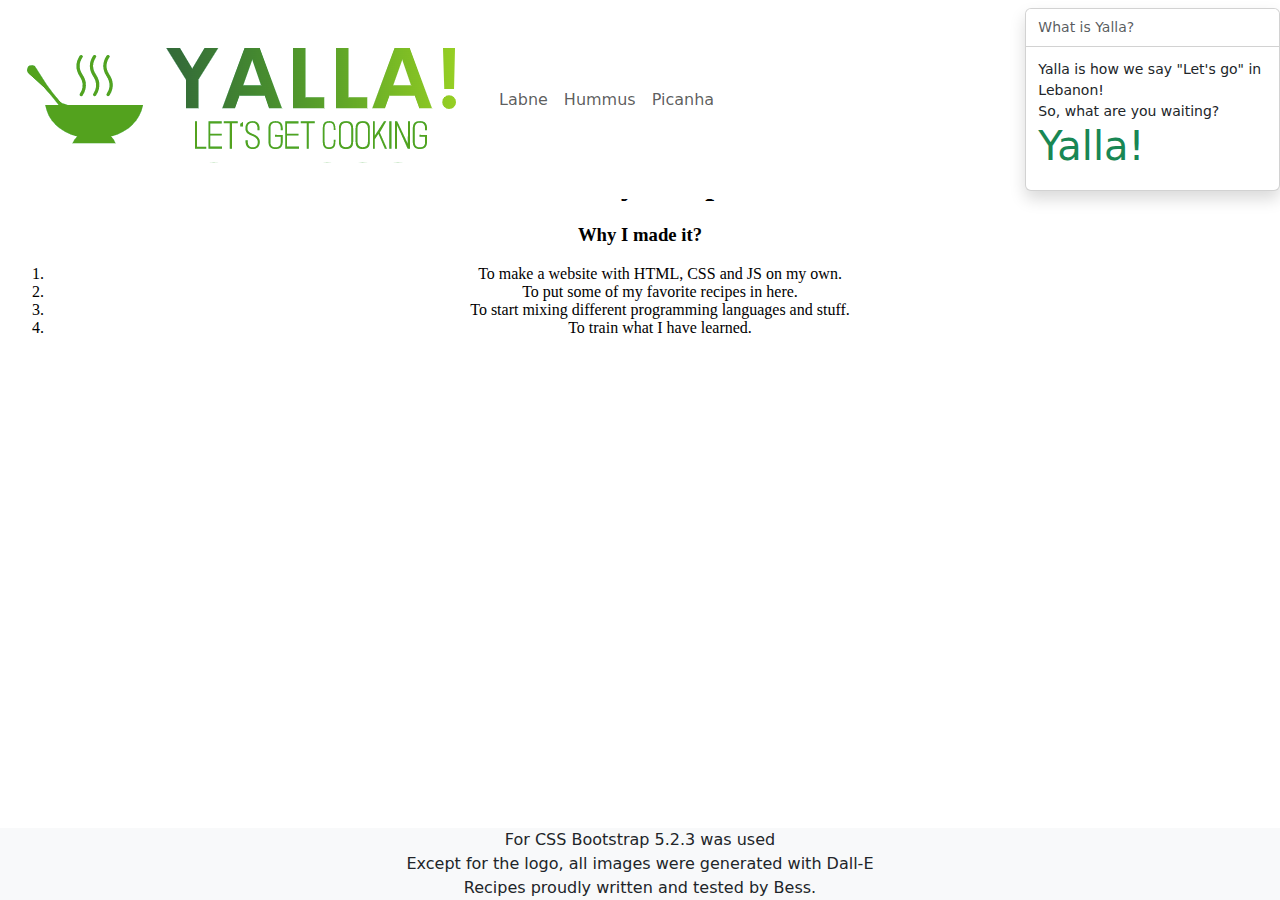
<file: index.html>
<!DOCTYPE HTML>
<html>
<head>
<!--Add the title to the page-->
    <title>Bess Recipes</title>
<!-- Bootstrap CSS -->
<link href="https://cdn.jsdelivr.net/npm/bootstrap@5.2.3/dist/css/bootstrap.min.css" rel="stylesheet">
</head>
<header>
</header>

<!-- This is where our HTML body starts -->
<body>
    <!--Add the menu with links-->
<nav class="navbar navbar-white bg-white navbar-expand-sm fixed-top">
    <div class="container-fluid">
    <a href="index.html"><img class="navbar-brand" src="assets/logo1.png" alt="yalla" text-align="left"></a>
        <button class="navbar-toggler" type="button" data-bs-toggle="collapse" data-bs-target="#collapsibleNavbar">
            <span class="navbar-toggler-icon"></span>
          </button>
          <div class="collapse navbar-collapse" id="collapsibleNavbar" text-align="right">
            <ul class="navbar-nav">
              <li class="nav-item">
                <a class="nav-link" href="Laban.html" target="eroom">Labne</a>
              </li>
              <li class="nav-item">
                <a class="nav-link" href="Hummus.html" target="eroom">Hummus</a>
              </li>
              <li class="nav-item">
                <a class="nav-link" href="Picanha.html" target="eroom">Picanha</a>
              </li>
            </ul>
          </div>
    </div>
    <!-- Lets also add a nice toast explaining what Yalla is-->
    <div class="toast show" style="width:auto"> 
        <div class="toast-header">
          What is Yalla?
        </div>
        <div class="toast-body">
          Yalla is how we say "Let's go" in Lebanon!<br>So, what are you waiting?<br><h1 class="text-success">Yalla!</h1>
        </div>
      </div>
</nav>
<br></br>
<br></br>
<br></br>
<!--Add the the iframe-->
    <div style="position:relative;padding-bottom:56.25%;">
        <iframe style="width:100%;height:100%;position:absolute;left:0px;top:0px;" name="eroom" src="Home.html">
        </iframe>
    </div>
</body>

<!--Add the footer information-->
<footer>
    <nav class="bg-light fixed-bottom text-center">For CSS Bootstrap 5.2.3 was used <br> Except for the logo, all images were generated with Dall-E <br> Recipes proudly written and tested by Bess.</nav>
</footer>

<!--Close HTML-->
</html>
</file>
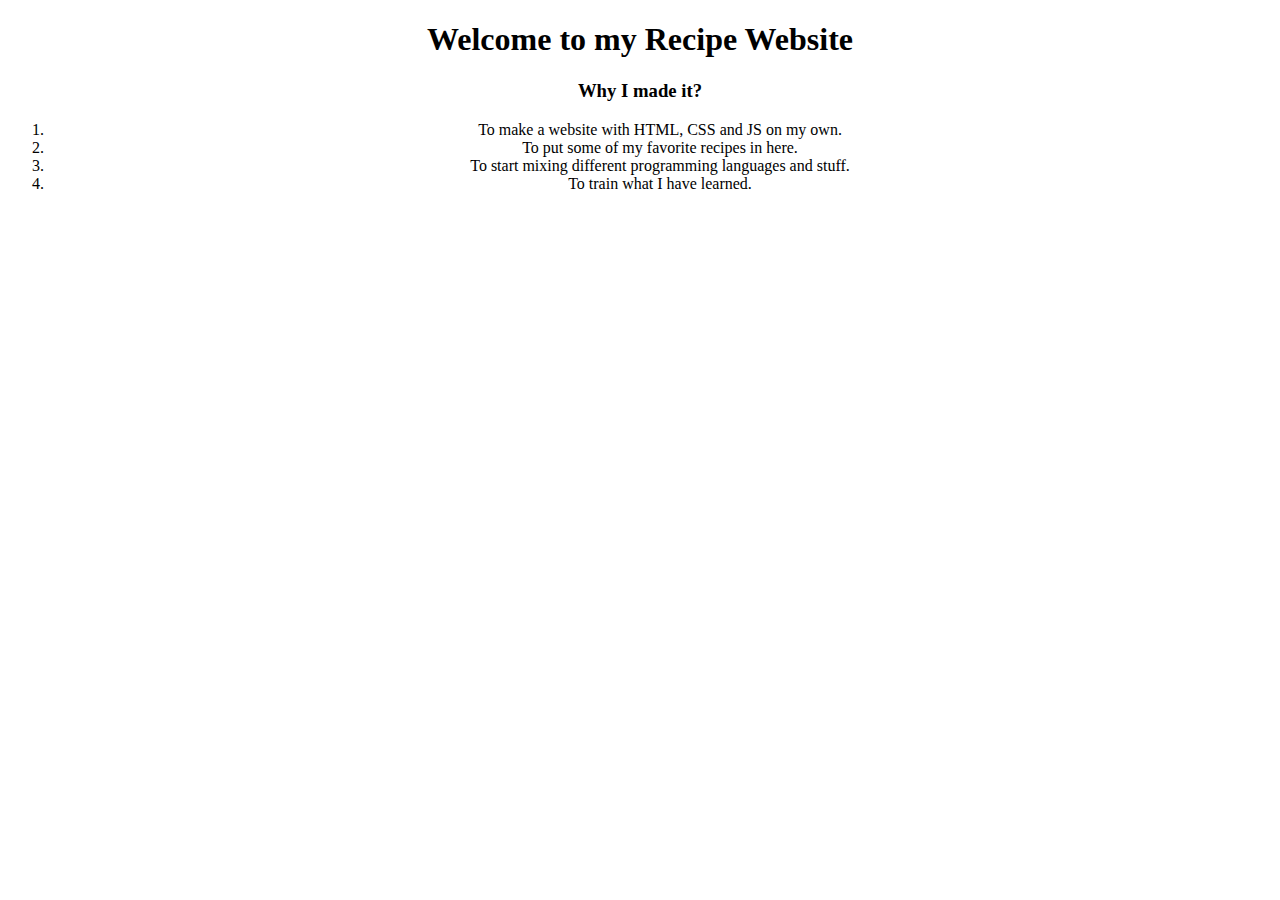
<file: Home.html>
<!DOCTYPE HTML>
<html>
<head>
</head>
<body>
<center><h1>Welcome to my Recipe Website</h1></center>
<center>
<h3>Why I made it?</h3>
   <ol>
    <li>To make a website with HTML, CSS and JS on my own.</li>
    <li>To put some of my favorite recipes in here.</li>
    <li>To start mixing different programming languages and stuff.</li>
    <li>To train what I have learned.</li>
   </ol>
</body>

</html>
</file>
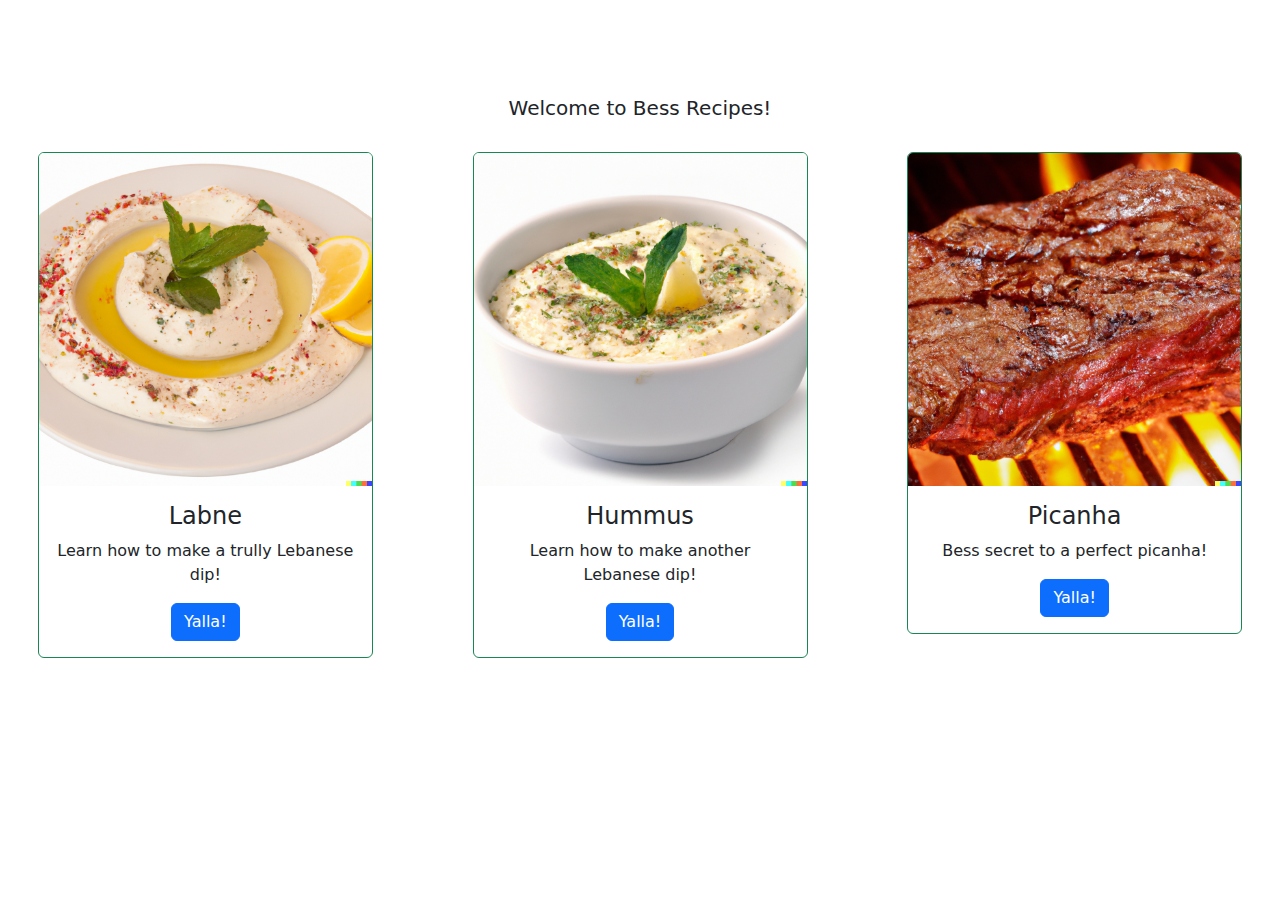
<file: home.html>
<!DOCTYPE HTML>
<html>
<head>
   <!-- Bootstrap CSS -->
   <link href="https://cdn.jsdelivr.net/npm/bootstrap@5.2.3/dist/css/bootstrap.min.css" rel="stylesheet">
</head>
<body>
<br></br>
<br></br>
<h5 class="text-center">Welcome to Bess Recipes!</h5>
<br>
<center>
<div class="row">
   <div class="col-sm">
      <div class="card border border-success" style="width: 335px">
         <img class="card-img-top" style="width:auto" src="assets/labne.png" alt="Labne image">
         <div class="card-body">
           <h4 class="card-title">Labne</h4>
           <p class="card-text">Learn how to make a trully Lebanese dip!</p>
           <a href="Laban.html" class="btn btn-primary">Yalla!</a>
         </div>
       </div>
   </div><br><br>
   <div class="col-sm">
      <div class="card border border-success" style="width: 335px;">
         <img class="card-img-top" style="width:auto" src="assets/hummus.png" alt="Hummus image">
         <div class="card-body">
           <h4 class="card-title">Hummus</h4>
           <p class="card-text">Learn how to make another Lebanese dip!</p>
           <a href="Hummus.html" class="btn btn-primary">Yalla!</a>
         </div>
       </div>
   </div><br><br>
   <div class="col-sm">
      <div class="card border border-success" style="width: 335px">
         <img class="card-img-top" style="width:auto" src="assets/picanha.png" alt="Picanha image">
         <div class="card-body">
           <h4 class="card-title">Picanha</h4>
           <p class="card-text">Bess secret to a perfect picanha!</p>
           <a href="Picanha.html" class="btn btn-primary">Yalla!</a>
         </div>
       </div>  
   </div>
 </div>
</center>
<br>
<br>
</body>
</html>
</file>
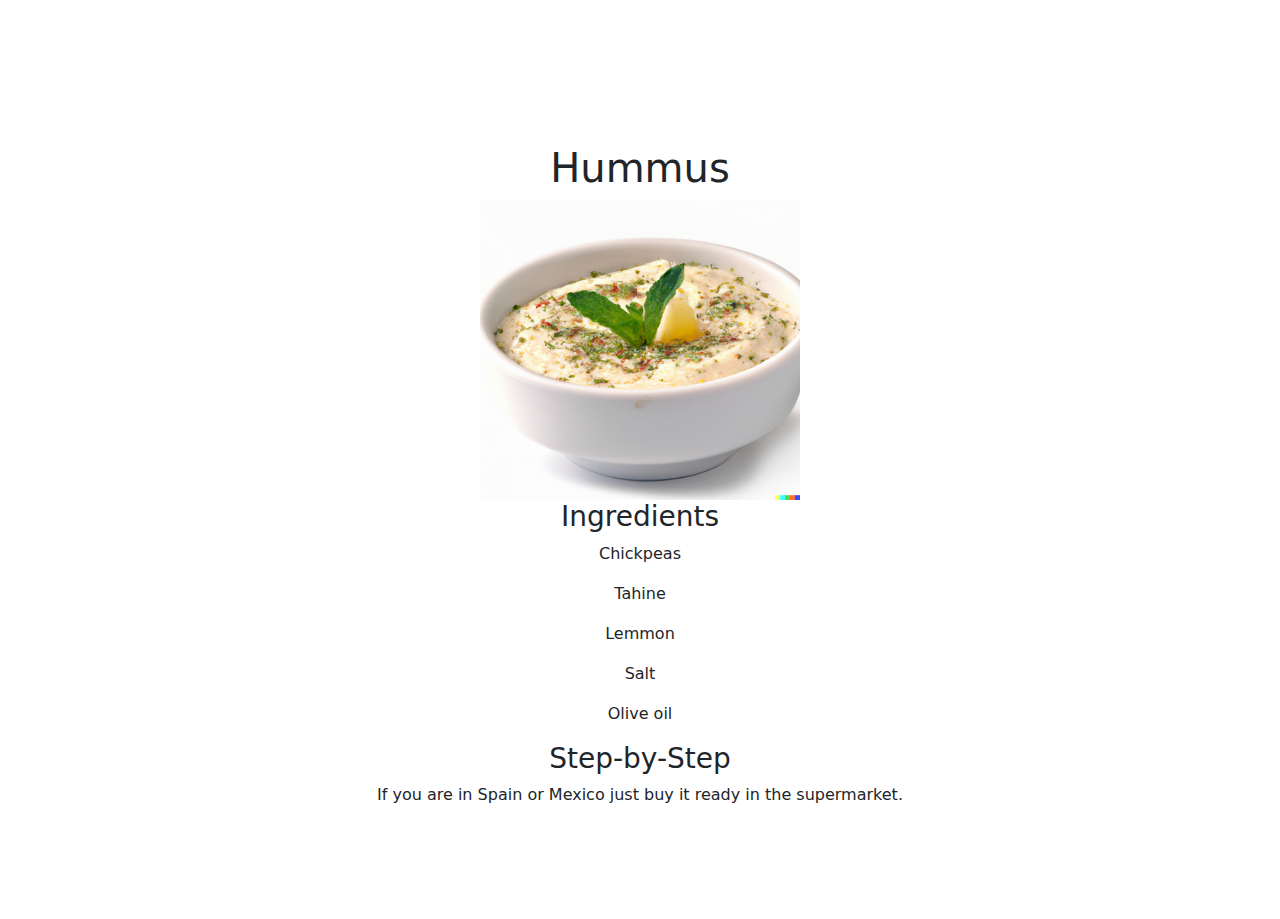
<file: Hummus.html>
<!DOCTYPE HTML>
<html>
<head>
<!-- Bootstrap CSS -->
<link href="https://cdn.jsdelivr.net/npm/bootstrap@5.2.3/dist/css/bootstrap.min.css" rel="stylesheet">
</head>
<body>
    <br></br>
    <br></br>
    <br></br>
<center><h1>Hummus</h1></center>
<center><img src="assets/hummus.png" alt="Hummus" height="300" width="25%"></center>
<center>
<h3>Ingredients</h3>
    <p>Chickpeas</p>
    <p>Tahine</p>
    <p>Lemmon</p>
    <p>Salt</p>
    <p>Olive oil</p>

<h3>Step-by-Step</h3>
    <p>If you are in Spain or Mexico just buy it ready in the supermarket.</p>
    <br></br>
    <br></br>
</center>
</body>
</html>
</file>
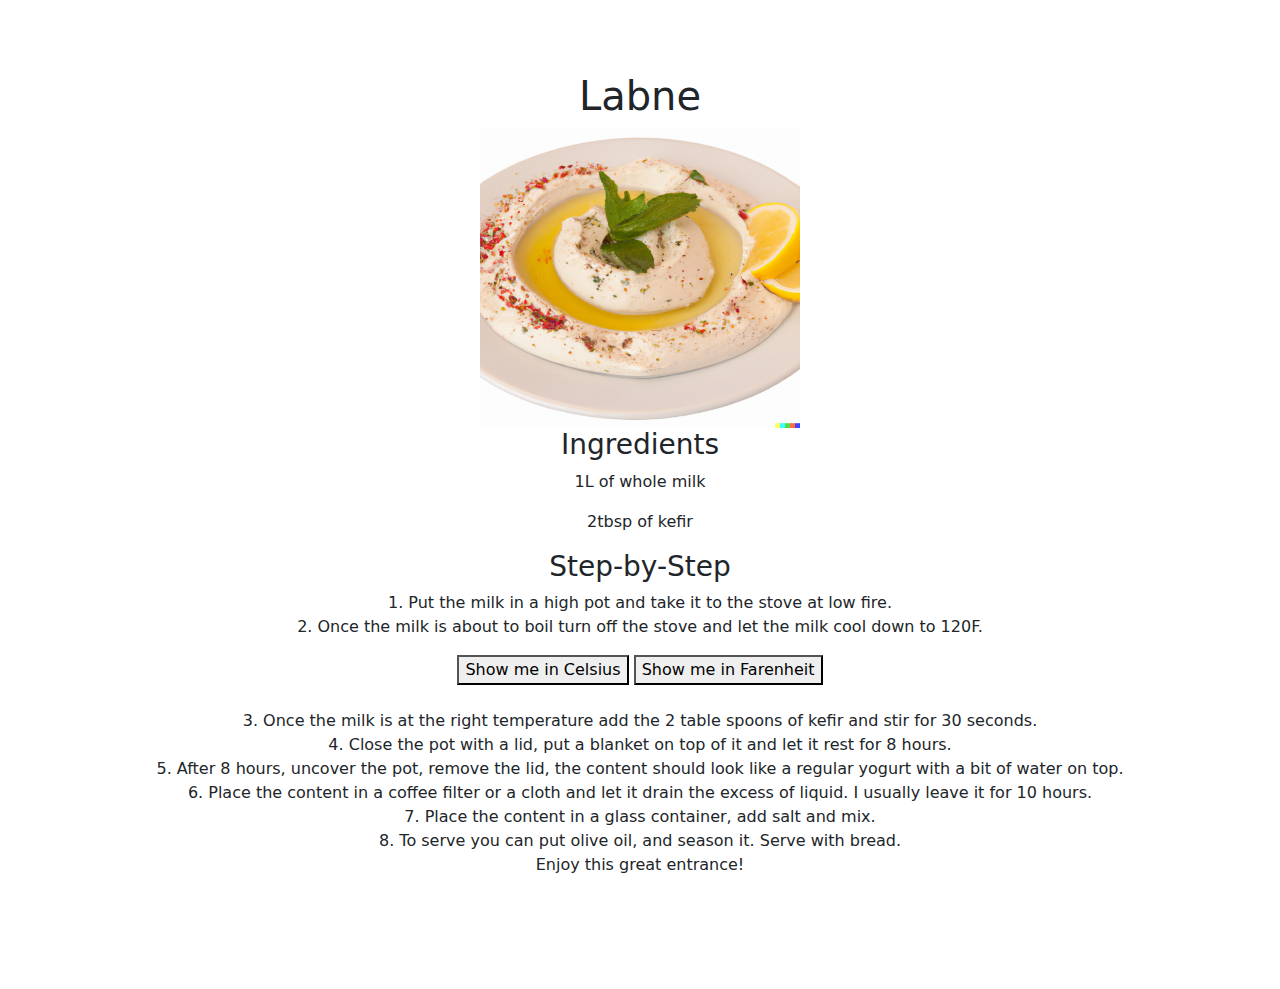
<file: Laban.html>
<!DOCTYPE HTML>
<html>
<head>
<!-- Bootstrap CSS -->
<link href="https://cdn.jsdelivr.net/npm/bootstrap@5.2.3/dist/css/bootstrap.min.css" rel="stylesheet">
</head>
<body>
    <br></br>
<br>
<center><h1>Labne</h1></center>
<center><img src="assets/labne.png" alt="Labne" height="300" width="25%"></center>
<center>
<h3>Ingredients</h3>
    <p>1L of whole milk</p>
    <p>2tbsp of kefir</p>

<h3>Step-by-Step</h3>
    <p>1. Put the milk in a high pot and take it to the stove at low fire.<br>
    2. Once the milk is about to boil turn off the stove and let the milk cool down to <a id="lb-temp">120F.</p>
    <button type="button" onclick='document.getElementById("lb-temp").innerHTML = "48C"'>Show me in Celsius</button>
    <button type="button" onclick='document.getElementById("lb-temp").innerHTML = "120F"'>Show me in Farenheit</button><br><br>
    <p>3. Once the milk is at the right temperature add the 2 table spoons of kefir and stir for 30 seconds.<br>
    4. Close the pot with a lid, put a blanket on top of it and let it rest for 8 hours.<br>
    5. After 8 hours, uncover the pot, remove the lid, the content should look like a regular yogurt with a bit of water on top.<br>
    6. Place the content in a coffee filter or a cloth and let it drain the excess of liquid. I usually leave it for 10 hours.<br>
    7. Place the content in a glass container, add salt and mix.<br>
    8. To serve you can put olive oil, and season it. Serve with bread.<br>
    Enjoy this great entrance!
    </p>
    <br></br>
    <br></br>
</center>
</body>
</html>
</file>
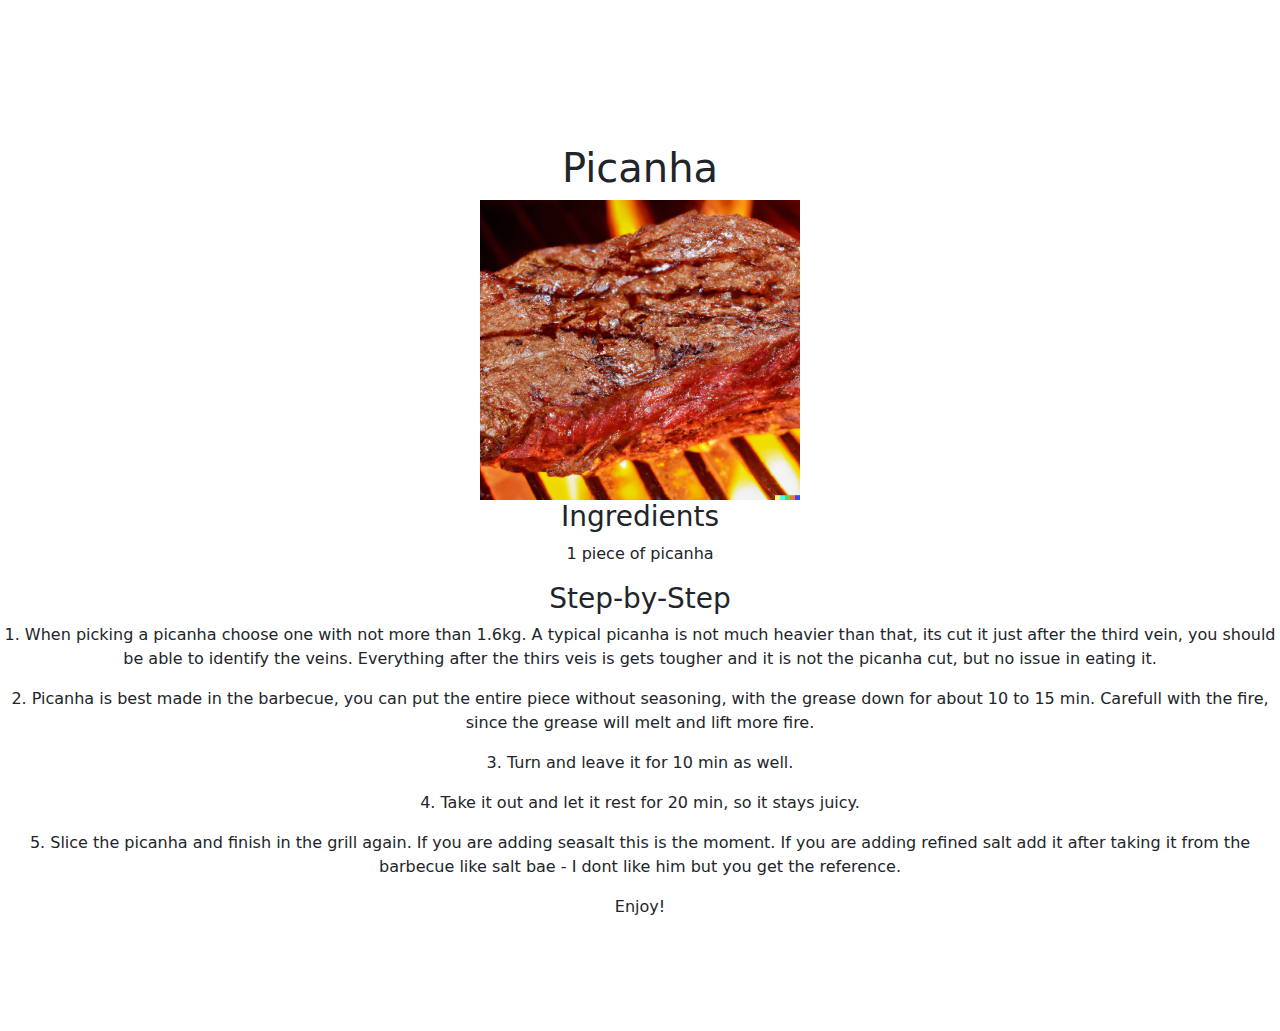
<file: Picanha.html>
<!DOCTYPE HTML>
<html>
<head>
<!-- Bootstrap CSS -->
<link href="https://cdn.jsdelivr.net/npm/bootstrap@5.2.3/dist/css/bootstrap.min.css" rel="stylesheet">
</head>
<body>
    <br></br>
<br></br>
<br></br>
<center><h1>Picanha</h1></center>
<center><img src="assets/picanha.png" alt="Picanha" height="300" width="25%"></center>
<center>
<h3>Ingredients</h3>
    <p>1 piece of picanha</p>

<h3>Step-by-Step</h3>
    <p>1. When picking a picanha choose one with not more than 1.6kg. A typical picanha is not much heavier than that, its cut it just after the third vein, you should be able to identify the veins. Everything after the thirs veis is gets tougher and it is not the picanha cut, but no issue in eating it.
   <p>2. Picanha is best made in the barbecue, you can put the entire piece without seasoning, with the grease down for about 10 to 15 min. Carefull with the fire, since the grease will melt and lift more fire.</p>
   <p>3. Turn and leave it for 10 min as well.</p>
   <p>4. Take it out and let it rest for 20 min, so it stays juicy.</p>
   <p>5. Slice the picanha and finish in the grill again. If you are adding seasalt this is the moment. If you are adding refined salt add it after taking it from the barbecue like salt bae - I dont like him but you get the reference.</p>
    <p>Enjoy!</p>
    <br></br>
    <br></br>
</center>
</body>
</html>
</file>
